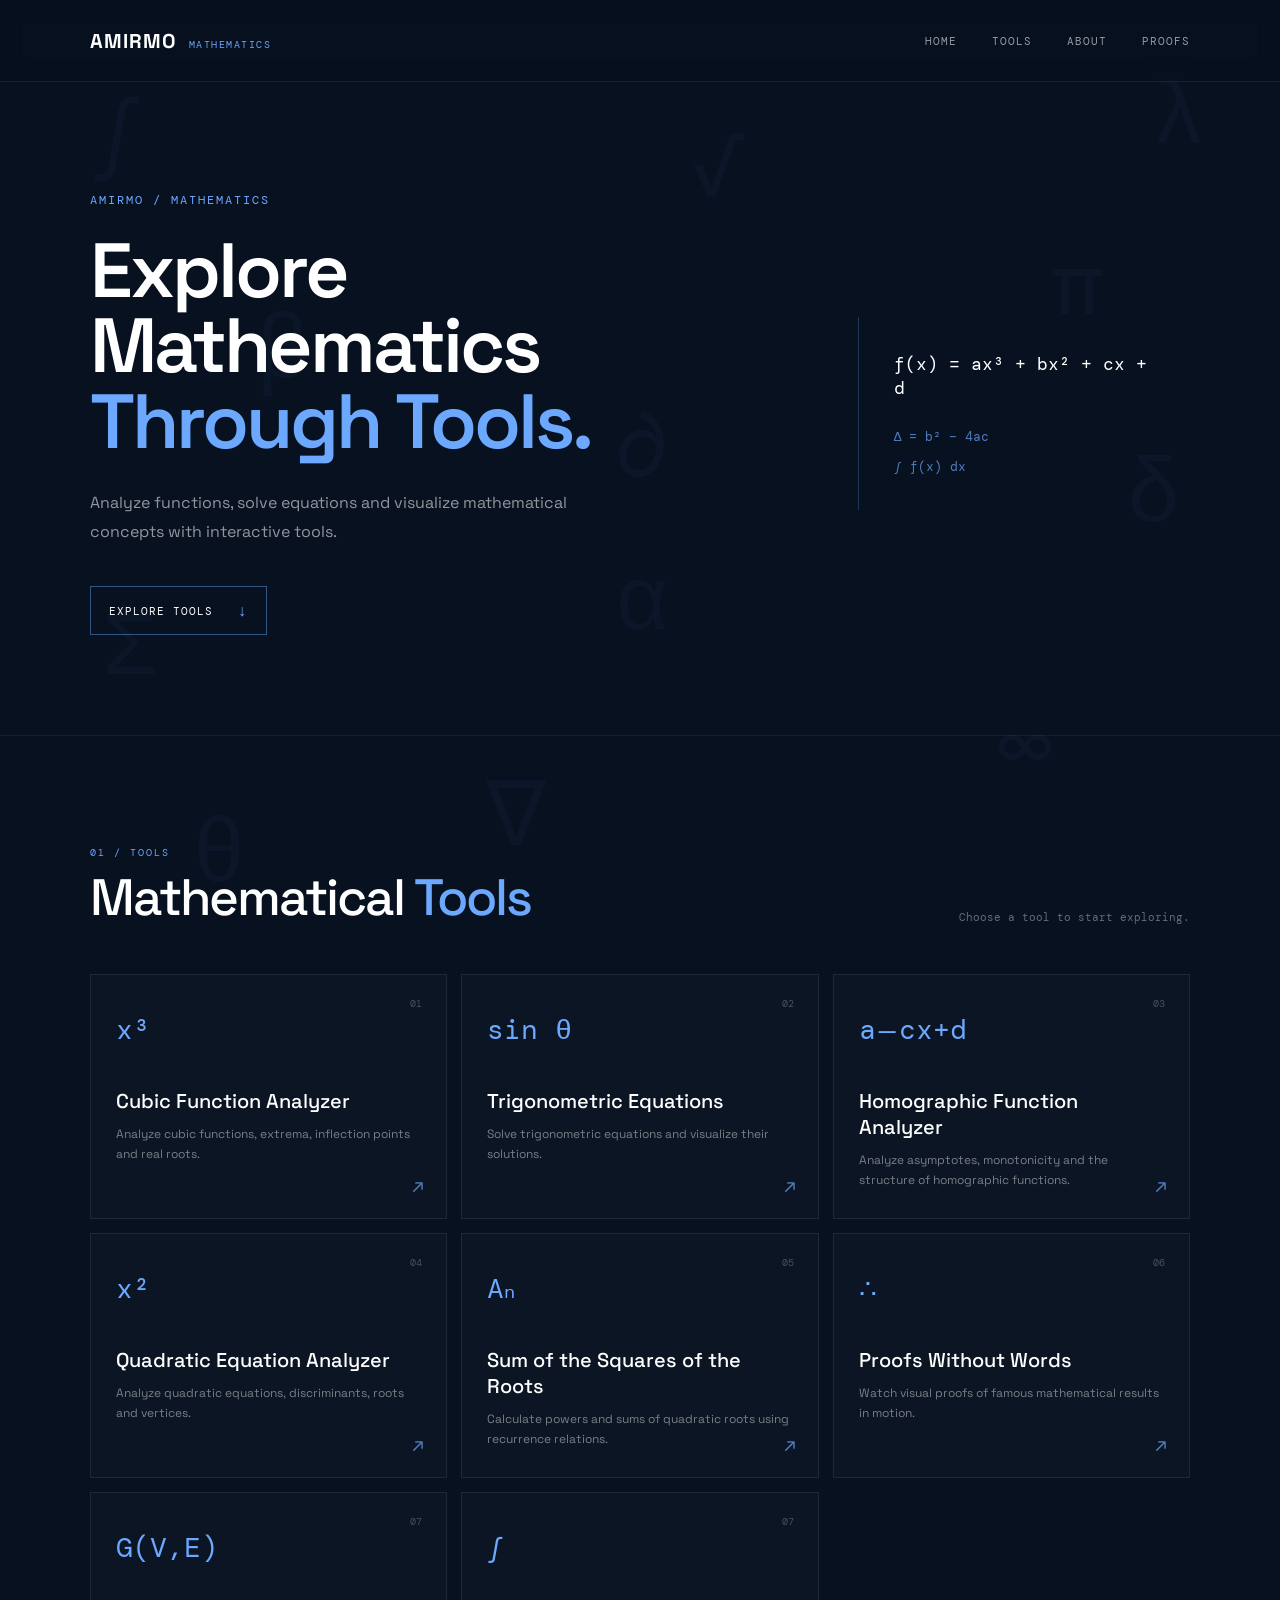
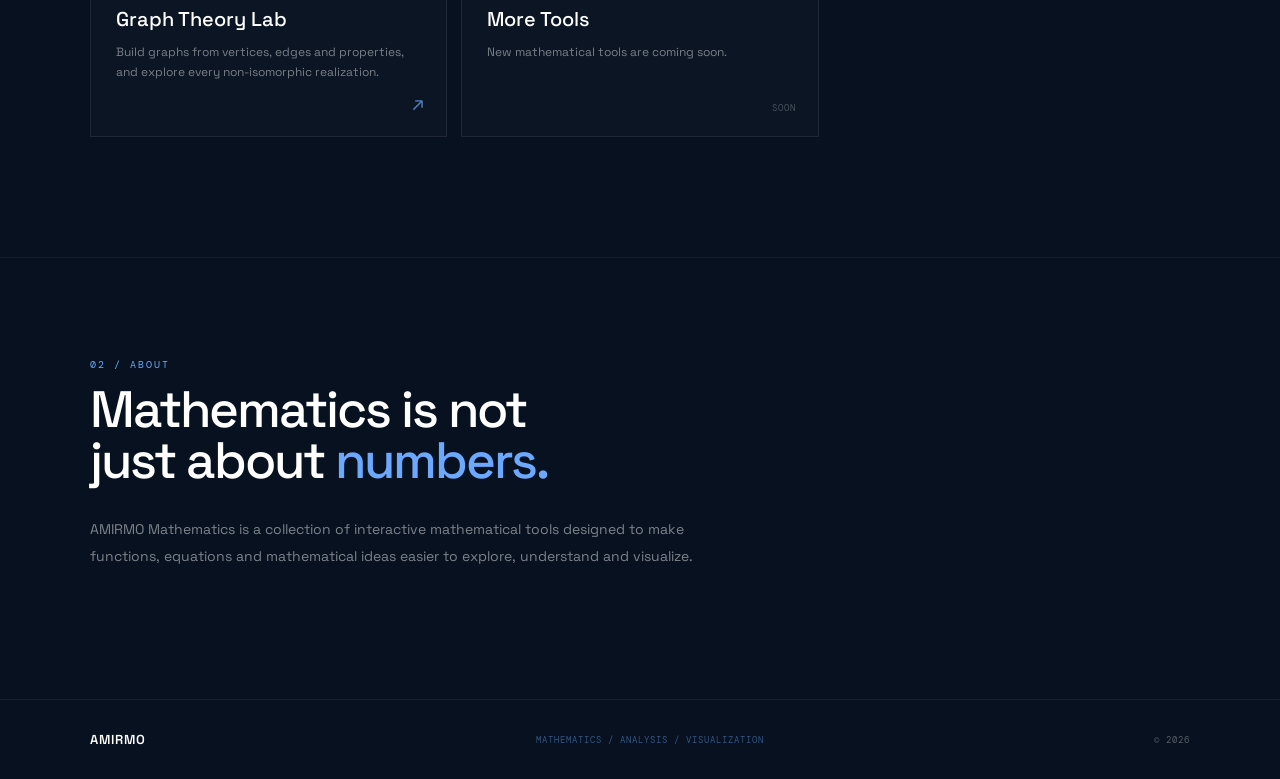
<file: index.html>
<!DOCTYPE html>

<html lang="en">

<head>

    <meta charset="UTF-8">

    <meta name="viewport" content="width=device-width, initial-scale=1.0">

    <title>AMIRMO | Mathematics</title>

    <link rel="icon" type="image/svg+xml" href="favicon.svg">

    <link rel="stylesheet" href="style.css">


    <!-- Google Fonts -->

    <link rel="preconnect" href="https://fonts.googleapis.com">

    <link rel="preconnect" href="https://fonts.gstatic.com" crossorigin>

    <link
        href="https://fonts.googleapis.com/css2?family=DM+Mono:wght@400;500&family=Space+Grotesk:wght@400;500;600;700&display=swap"
        rel="stylesheet"
    >

</head>

<body>

    <!-- =========================================
         MATHEMATICAL BACKGROUND
         ========================================= -->

    <div class="math-background">

        <span>∫</span>

        <span>π</span>

        <span>Σ</span>

        <span>∞</span>

        <span>∂</span>

        <span>√</span>

        <span>∇</span>

        <span>δ</span>

        <span>α</span>

        <span>β</span>

        <span>θ</span>

        <span>λ</span>

    </div>


    <!-- =========================================
         NAVIGATION
         ========================================= -->

    <header class="navbar">

        <div class="logo">

            <span class="logo-main">
                AMIRMO
            </span>

            <span class="logo-sub">
                MATHEMATICS
            </span>

        </div>

        <nav>

            <a href="#home">
                HOME
            </a>

            <a href="#tools">
                TOOLS
            </a>

            <a href="#about">
                ABOUT
            </a>

            <a href="../Proofs Without Words/index.html">
                PROOFS
            </a>

        </nav>

    </header>


    <!-- =========================================
         MAIN
         ========================================= -->

    <main id="home">


        <!-- =====================================
             HERO SECTION
             ===================================== -->

        <section class="hero">

            <div class="hero-content">

                <p class="eyebrow">
                    AMIRMO / MATHEMATICS
                </p>

                <h1>

                    Explore Mathematics

                    <br>

                    <span>
                        Through Tools.
                    </span>

                </h1>

                <p class="hero-description">

                    Analyze functions, solve equations and
                    visualize mathematical concepts with
                    interactive tools.

                </p>

                <a
                    href="#tools"
                    class="hero-button"
                >

                    EXPLORE TOOLS

                    <span>
                        ↓
                    </span>

                </a>

            </div>


            <!-- Mathematical Formula -->

            <div class="hero-equation">

                <div class="equation-line">

                    f(x) = ax³ + bx² + cx + d

                </div>

                <div class="equation-small">

                    Δ = b² − 4ac

                </div>

                <div class="equation-small">

                    ∫ f(x) dx

                </div>

            </div>

        </section>


        <!-- =====================================
             TOOLS SECTION
             ===================================== -->

        <section
            id="tools"
            class="tools-section"
        >

            <!-- Section Heading -->

            <div class="section-heading">

                <div>

                    <p class="section-label">
                        01 / TOOLS
                    </p>

                    <h2>

                        Mathematical

                        <span>
                            Tools
                        </span>

                    </h2>

                </div>

                <p class="section-description">

                    Choose a tool to start exploring.

                </p>

            </div>


            <!-- =================================
                 TOOLS GRID
                 ================================= -->

            <div class="tools-grid">


                <!-- 01 — CUBIC FUNCTION ANALYZER -->

                <a
                    class="tool-card"
                    href="../Cubic Function Analyzer/index.html"
                >

                    <div class="tool-number">
                        01
                    </div>

                    <div class="tool-symbol">
                        x³
                    </div>

                    <div class="tool-content">

                        <h3>
                            Cubic Function Analyzer
                        </h3>

                        <p>

                            Analyze cubic functions, extrema,
                            inflection points and real roots.

                        </p>

                    </div>

                    <div class="tool-arrow">
                        ↗
                    </div>

                </a>


                <!-- 02 — TRIGONOMETRIC EQUATIONS -->

                <a
                    class="tool-card"
                    href="../Analyze Trigonometric Equations/index.html"
                >

                    <div class="tool-number">
                        02
                    </div>

                    <div class="tool-symbol">
                        sin θ
                    </div>

                    <div class="tool-content">

                        <h3>
                            Trigonometric Equations
                        </h3>

                        <p>

                            Solve trigonometric equations
                            and visualize their solutions.

                        </p>

                    </div>

                    <div class="tool-arrow">
                        ↗
                    </div>

                </a>


                <!-- 03 — HOMOGRAPHIC FUNCTION -->

                <a
                    class="tool-card"
                    href="../Homographic Function Analyzer/index.html"
                >

                    <div class="tool-number">
                        03
                    </div>

                    <div class="tool-symbol homographic-symbol">

                        <span>
                            a
                        </span>

                        <span>
                            ―
                        </span>

                        <span>
                            cx+d
                        </span>

                    </div>

                    <div class="tool-content">

                        <h3>
                            Homographic Function Analyzer
                        </h3>

                        <p>

                            Analyze asymptotes, monotonicity
                            and the structure of homographic functions.

                        </p>

                    </div>

                    <div class="tool-arrow">
                        ↗
                    </div>

                </a>


                <!-- 04 — QUADRATIC EQUATION -->

                <a
                    class="tool-card"
                    href="../Quadratic Equation Analyzer/index.html"
                >

                    <div class="tool-number">
                        04
                    </div>

                    <div class="tool-symbol">
                        x²
                    </div>

                    <div class="tool-content">

                        <h3>
                            Quadratic Equation Analyzer
                        </h3>

                        <p>

                            Analyze quadratic equations,
                            discriminants, roots and vertices.

                        </p>

                    </div>

                    <div class="tool-arrow">
                        ↗
                    </div>

                </a>


                <!-- 05 — SUM OF SQUARES -->

                <a
                    class="tool-card"
                    href="../Sum of the Squares of the Roots of a Quadratic Equation/index.html"
                >

                    <div class="tool-number">
                        05
                    </div>

                    <div class="tool-symbol">
                        Aₙ
                    </div>

                    <div class="tool-content">

                        <h3>
                            Sum of the Squares of the Roots
                        </h3>

                        <p>

                            Calculate powers and sums of
                            quadratic roots using recurrence relations.

                        </p>

                    </div>

                    <div class="tool-arrow">
                        ↗
                    </div>

                </a>


                <!-- 06 — PROOFS WITHOUT WORDS -->

                <a
                    class="tool-card"
                    href="../Proofs Without Words/index.html"
                >

                    <div class="tool-number">
                        06
                    </div>

                    <div class="tool-symbol">
                        ∴
                    </div>

                    <div class="tool-content">

                        <h3>
                            Proofs Without Words
                        </h3>

                        <p>

                            Watch visual proofs of famous
                            mathematical results in motion.

                        </p>

                    </div>

                    <div class="tool-arrow">
                        ↗
                    </div>

                </a>

                <!-- 07 — GRAPH THEORY -->

                <a
                    class="tool-card"
                    href="../Graph Theory/index.html"
                >

                    <div class="tool-number">
                        07
                    </div>

                    <div class="tool-symbol">
                        G(V,E)
                    </div>

                    <div class="tool-content">

                        <h3>
                            Graph Theory Lab
                        </h3>

                        <p>
                            Build graphs from vertices, edges and properties,
                            and explore every non-isomorphic realization.
                        </p>

                    </div>

                    <div class="tool-arrow">
                        ↗
                    </div>

                </a>

                <!-- 08 — COMING SOON -->

                <div class="tool-card coming-soon">

                    <div class="tool-number">
                        07
                    </div>

                    <div class="tool-symbol">
                        ∫
                    </div>

                    <div class="tool-content">

                        <h3>
                            More Tools
                        </h3>

                        <p>

                            New mathematical tools
                            are coming soon.

                        </p>

                    </div>

                    <div class="coming-label">
                        SOON
                    </div>

                </div>

            </div>

        </section>


        <!-- =====================================
             ABOUT SECTION
             ===================================== -->

        <section
            id="about"
            class="about-section"
        >

            <p class="section-label">
                02 / ABOUT
            </p>

            <h2>

                Mathematics is not

                <br>

                just about

                <span>
                    numbers.
                </span>

            </h2>

            <p class="about-text">

                AMIRMO Mathematics is a collection of
                interactive mathematical tools designed
                to make functions, equations and
                mathematical ideas easier to explore,
                understand and visualize.

            </p>

        </section>

    </main>


    <!-- =========================================
         FOOTER
         ========================================= -->

    <footer>

        <div class="footer-logo">

            AMIRMO

        </div>

        <div class="footer-center">

            MATHEMATICS / ANALYSIS / VISUALIZATION

        </div>

        <div class="footer-right">

            © 2026

        </div>

    </footer>


    <!-- =========================================
         JAVASCRIPT
         ========================================= -->

    <script src="script.js"></script>

</body>

</html>
</file>
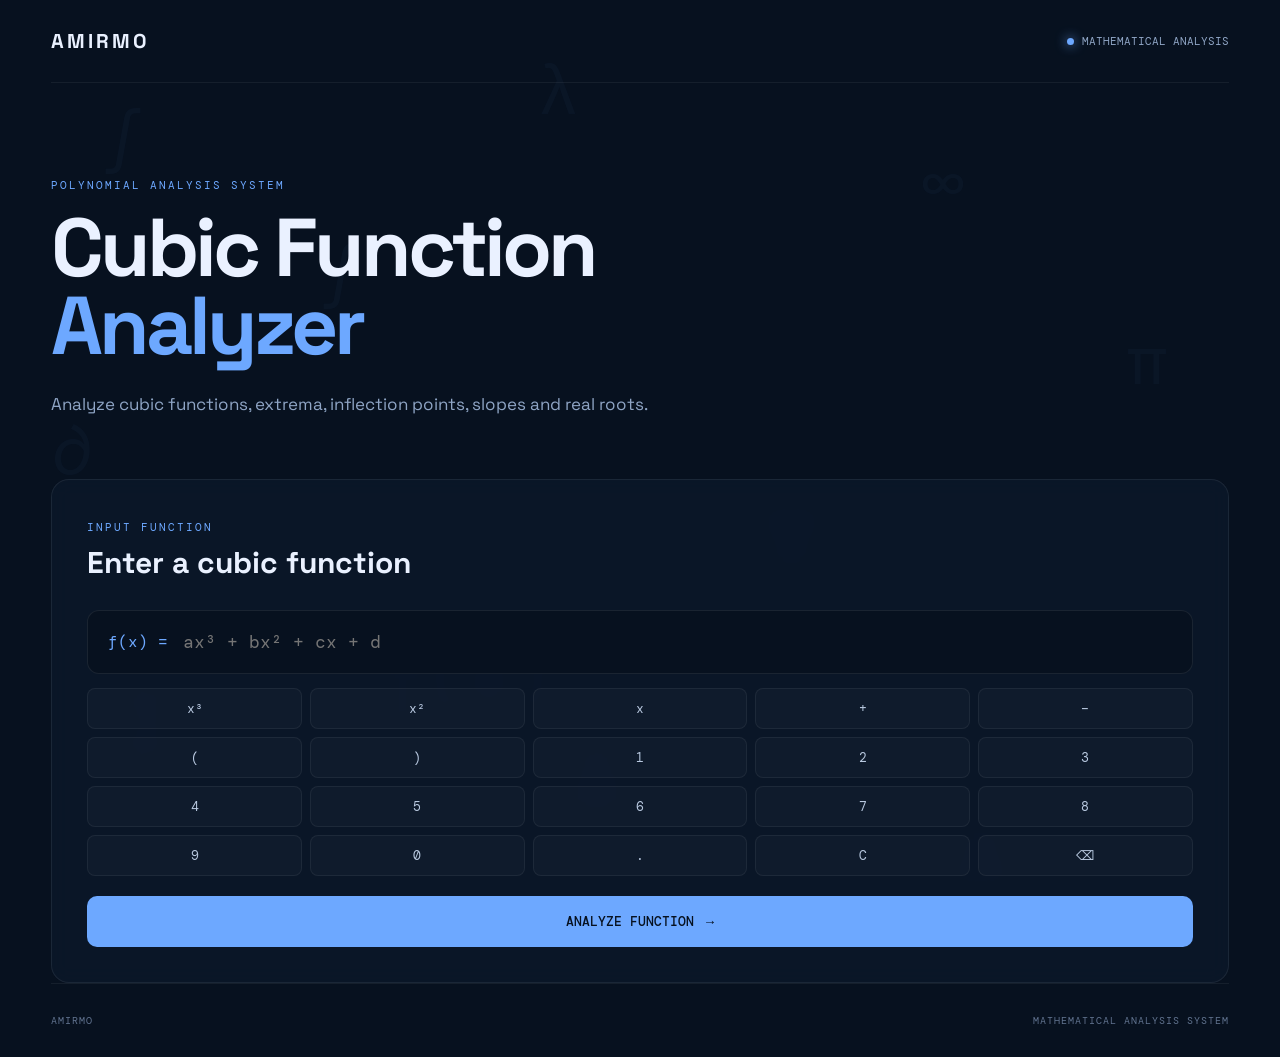
<file: Cubic Function Analyzer/index.html>
<!DOCTYPE html>
<html lang="en">
<head>
    <meta charset="UTF-8">
    <meta name="viewport" content="width=device-width, initial-scale=1.0">

    <title>AMIRMO | Cubic Function Analyzer</title>

    <link rel="preconnect" href="https://fonts.googleapis.com">
    <link rel="preconnect" href="https://fonts.gstatic.com" crossorigin>
    <link href="https://fonts.googleapis.com/css2?family=DM+Mono:wght@400;500&family=Space+Grotesk:wght@400;500;600;700&display=swap" rel="stylesheet">

    <link rel="stylesheet" href="style.css">
</head>

<body>

    <div class="math-background">
        <span>∫</span>
        <span>π</span>
        <span>∑</span>
        <span>∞</span>
        <span>√</span>
        <span>δ</span>
        <span>∂</span>
        <span>∇</span>
        <span>λ</span>
        <span>Δ</span>
        <span>∫</span>
        <span>f(x)</span>
    </div>

    <nav class="navbar">
        <div class="nav-logo">AMIRMO</div>
        <div class="nav-status">
            <span class="status-dot"></span>
            MATHEMATICAL ANALYSIS
        </div>
    </nav>

    <main>

        <section class="hero">
            <span class="small-label">POLYNOMIAL ANALYSIS SYSTEM</span>

            <h1>
                Cubic Function
                <span>Analyzer</span>
            </h1>

            <p>
                Analyze cubic functions, extrema, inflection points,
                slopes and real roots.
            </p>
        </section>


        <section class="analyzer-card">

            <div class="section-title">
                <span class="small-label">INPUT FUNCTION</span>
                <h2>Enter a cubic function</h2>
            </div>

            <div class="function-input-wrapper">

                <span class="fx-label">f(x) =</span>

                <input
                    type="text"
                    id="functionInput"
                    placeholder="ax³ + bx² + cx + d"
                    autocomplete="off"
                >

            </div>


            <div class="math-keyboard">

                <button data-value="x³">x³</button>
                <button data-value="x²">x²</button>
                <button data-value="x">x</button>
                <button data-value="+">+</button>
                <button data-value="-">−</button>

                <button data-value="(">(</button>
                <button data-value=")">)</button>
                <button data-value="1">1</button>
                <button data-value="2">2</button>
                <button data-value="3">3</button>

                <button data-value="4">4</button>
                <button data-value="5">5</button>
                <button data-value="6">6</button>
                <button data-value="7">7</button>
                <button data-value="8">8</button>

                <button data-value="9">9</button>
                <button data-value="0">0</button>
                <button data-value=".">.</button>
                <button id="clearInput">C</button>
                <button id="backspace">⌫</button>

            </div>


            <button id="calculateBtn" class="calculate-btn">
                ANALYZE FUNCTION
                <span>→</span>
            </button>

        </section>


        <!-- RESULTS -->

        <section id="resultsSection" class="results-section hidden">

            <div class="section-title">
                <span class="small-label">ANALYSIS RESULTS</span>
                <h2>Mathematical properties</h2>
            </div>


            <div class="results-grid">

                <!-- DELTA -->
                <div class="result-card">

                    <div class="result-top">
                        <span class="result-label">DELTA</span>
                        <span class="result-symbol">δ</span>
                    </div>

                    <div id="deltaResult" class="result-value"></div>

                </div>


                <!-- INFLECTION -->
                <div class="result-card">

                    <div class="result-top">
                        <span class="result-label">INFLECTION POINT</span>
                        <span class="result-symbol">Pi</span>
                    </div>

                    <div id="inflectionResult" class="result-value"></div>

                </div>


                <!-- SLOPE -->
                <div class="result-card">

                    <div class="result-top">
                        <span class="result-label">SLOPE AT INFLECTION</span>
                        <span class="result-symbol">mi</span>
                    </div>

                    <div id="slopeResult" class="result-value"></div>

                </div>


                <!-- EXTREMUM 1 -->
                <div class="result-card">

                    <div class="result-top">
                        <span class="result-label">FIRST EXTREMUM</span>
                        <span class="result-symbol">P1</span>
                    </div>

                    <div id="extremum1Result" class="result-value"></div>

                </div>


                <!-- EXTREMUM 2 -->
                <div class="result-card">

                    <div class="result-top">
                        <span class="result-label">SECOND EXTREMUM</span>
                        <span class="result-symbol">P2</span>
                    </div>

                    <div id="extremum2Result" class="result-value"></div>

                </div>


                <!-- ROOTS -->
                <div class="result-card">

                    <div class="result-top">
                        <span class="result-label">REAL ROOTS</span>
                        <span class="result-symbol">N</span>
                    </div>

                    <div id="rootsResult" class="result-value"></div>

                </div>

            </div>


            <!-- GRAPH -->

            <section id="graphSection" class="graph-section">

                <div class="graph-header">

                    <div>
                        <span class="small-label">VISUALIZATION</span>
                        <h2>Function Graph</h2>
                    </div>

                    <div id="graphFunctionDisplay" class="function-display"></div>

                </div>


                <div class="graph-card">
                    <canvas id="functionCanvas"></canvas>
                </div>

            </section>

        </section>

    </main>


    <footer>
        <div>AMIRMO</div>
        <span>MATHEMATICAL ANALYSIS SYSTEM</span>
    </footer>


    <script src="script.js"></script>

</body>
</html>
</file>
<file: style.css>
/* =========================================
   AMIRMO | MATHEMATICS
   Main Homepage
   ========================================= */


/* ---------- Reset ---------- */

* {
    margin: 0;
    padding: 0;
    box-sizing: border-box;
}

html {
    scroll-behavior: smooth;
}

body {
    background: #07111f;
    color: #ffffff;
    font-family: "Space Grotesk", sans-serif;
    min-height: 100vh;
    overflow-x: hidden;
}

a {
    color: inherit;
    text-decoration: none;
}


/* ---------- Mathematical Background ---------- */

.math-background {
    position: fixed;
    inset: 0;
    overflow: hidden;
    pointer-events: none;
    z-index: 0;
}

.math-background span {
    position: absolute;
    color: rgba(109, 168, 255, 0.045);
    font-family: "DM Mono", monospace;
    font-size: 90px;
    font-weight: 400;
}


/* Individual positions */

.math-background span:nth-child(1) {
    top: 8%;
    left: 7%;
}

.math-background span:nth-child(2) {
    top: 25%;
    left: 82%;
}

.math-background span:nth-child(3) {
    top: 65%;
    left: 8%;
}

.math-background span:nth-child(4) {
    top: 76%;
    left: 78%;
}

.math-background span:nth-child(5) {
    top: 43%;
    left: 48%;
}

.math-background span:nth-child(6) {
    top: 12%;
    left: 54%;
}

.math-background span:nth-child(7) {
    top: 84%;
    left: 38%;
}

.math-background span:nth-child(8) {
    top: 48%;
    left: 88%;
}

.math-background span:nth-child(9) {
    top: 60%;
    left: 48%;
}

.math-background span:nth-child(10) {
    top: 32%;
    left: 20%;
}

.math-background span:nth-child(11) {
    top: 88%;
    left: 15%;
}

.math-background span:nth-child(12) {
    top: 6%;
    left: 90%;
}


/* ---------- Navigation ---------- */

.navbar {
    position: relative;
    z-index: 10;

    height: 82px;

    padding: 0 7%;

    display: flex;
    align-items: center;
    justify-content: space-between;

    border-bottom: 1px solid rgba(255, 255, 255, 0.07);
    background: rgba(7, 17, 31, 0.82);

    backdrop-filter: blur(12px);
}


/* Logo */

.logo {
    display: flex;
    align-items: baseline;
    gap: 12px;
}

.logo-main {
    font-size: 20px;
    font-weight: 700;
    letter-spacing: 1px;
}

.logo-sub {
    color: #6da8ff;
    font-family: "DM Mono", monospace;
    font-size: 10px;
    letter-spacing: 1.5px;
}


/* Navigation links */

.navbar nav {
    display: flex;
    gap: 35px;
}

.navbar nav a {
    color: rgba(255, 255, 255, 0.58);
    font-family: "DM Mono", monospace;
    font-size: 11px;
    letter-spacing: 1px;

    transition: 0.25s ease;
}

.navbar nav a:hover {
    color: #6da8ff;
}


/* ---------- Hero ---------- */

.hero {
    position: relative;
    z-index: 1;

    min-height: 650px;

    padding: 110px 7% 100px;

    display: flex;
    align-items: center;
    justify-content: space-between;

    gap: 80px;
}


/* Hero content */

.hero-content {
    max-width: 700px;
}

.eyebrow {
    color: #6da8ff;
    font-family: "DM Mono", monospace;
    font-size: 12px;
    letter-spacing: 2px;
    margin-bottom: 25px;
}

.hero h1 {
    font-size: clamp(48px, 6vw, 88px);
    line-height: 0.98;
    letter-spacing: -3px;
    font-weight: 600;
}

.hero h1 span {
    color: #6da8ff;
}

.hero-description {
    max-width: 550px;

    margin-top: 30px;

    color: rgba(255, 255, 255, 0.56);

    font-size: 16px;
    line-height: 1.8;
}


/* Hero button */

.hero-button {
    display: inline-flex;
    align-items: center;
    gap: 25px;

    margin-top: 40px;

    padding: 13px 18px;

    border: 1px solid rgba(109, 168, 255, 0.45);

    color: #ffffff;

    font-family: "DM Mono", monospace;
    font-size: 11px;
    letter-spacing: 1px;

    transition: 0.25s ease;
}

.hero-button span {
    color: #6da8ff;
    font-size: 16px;
}

.hero-button:hover {
    background: rgba(109, 168, 255, 0.08);
    border-color: #6da8ff;
    transform: translateY(-2px);
}


/* Hero equations */

.hero-equation {
    min-width: 300px;

    padding: 35px;

    border-left: 1px solid rgba(109, 168, 255, 0.25);

    font-family: "DM Mono", monospace;
}

.equation-line {
    color: #ffffff;
    font-size: 18px;
    margin-bottom: 28px;
}

.equation-small {
    color: rgba(109, 168, 255, 0.7);
    font-size: 13px;
    margin-top: 13px;
}


/* ---------- Tools Section ---------- */

.tools-section {
    position: relative;
    z-index: 1;

    padding: 110px 7% 120px;

    border-top: 1px solid rgba(255, 255, 255, 0.06);
}


/* Section heading */

.section-heading {
    display: flex;
    justify-content: space-between;
    align-items: flex-end;

    margin-bottom: 50px;
}

.section-label {
    color: #6da8ff;

    font-family: "DM Mono", monospace;
    font-size: 10px;
    letter-spacing: 2px;

    margin-bottom: 13px;
}

.section-heading h2,
.about-section h2 {
    font-size: clamp(32px, 4vw, 55px);
    line-height: 1;
    font-weight: 500;
    letter-spacing: -2px;
}

.section-heading h2 span,
.about-section h2 span {
    color: #6da8ff;
}

.section-description {
    color: rgba(255, 255, 255, 0.38);

    font-family: "DM Mono", monospace;
    font-size: 11px;
}


/* ---------- Tools Grid ---------- */

.tools-grid {
    display: grid;

    grid-template-columns: repeat(3, 1fr);

    gap: 14px;
}


/* ---------- Tool Card ---------- */

.tool-card {
    position: relative;

    min-height: 245px;

    padding: 25px;

    border: 1px solid rgba(255, 255, 255, 0.08);

    background: rgba(255, 255, 255, 0.018);

    overflow: hidden;

    transition:
        transform 0.25s ease,
        border-color 0.25s ease,
        background 0.25s ease;
}


.tool-card:hover {
    transform: translateY(-5px);

    border-color: rgba(109, 168, 255, 0.42);

    background: rgba(109, 168, 255, 0.035);
}


/* Card number */

.tool-number {
    position: absolute;

    top: 22px;
    right: 24px;

    color: rgba(255, 255, 255, 0.25);

    font-family: "DM Mono", monospace;
    font-size: 10px;
}


/* Mathematical symbol */

.tool-symbol {
    display: flex;
    align-items: center;
    gap: 3px;

    height: 60px;

    margin-bottom: 28px;

    color: #6da8ff;

    font-family: "DM Mono", monospace;
    font-size: 28px;
}

.tool-symbol span {
    display: block;
}


/* Tool text */

.tool-content {
    max-width: 310px;
}

.tool-content h3 {
    font-size: 20px;
    font-weight: 500;

    margin-bottom: 10px;
}

.tool-content p {
    color: rgba(255, 255, 255, 0.45);

    font-size: 12px;
    line-height: 1.7;
}


/* Arrow */

.tool-arrow {
    position: absolute;

    right: 22px;
    bottom: 20px;

    color: rgba(109, 168, 255, 0.7);

    font-size: 20px;

    transition: 0.25s ease;
}

.tool-card:hover .tool-arrow {
    transform: translate(3px, -3px);
    color: #6da8ff;
}


/* ---------- Coming Soon ---------- */

.coming-soon {
    cursor: default;
}

.coming-soon:hover {
    transform: none;
}

.coming-label {
    position: absolute;

    right: 22px;
    bottom: 22px;

    color: rgba(255, 255, 255, 0.25);

    font-family: "DM Mono", monospace;
    font-size: 9px;
    letter-spacing: 1px;
}


/* ---------- About ---------- */

.about-section {
    position: relative;
    z-index: 1;

    padding: 100px 7% 130px;

    border-top: 1px solid rgba(255, 255, 255, 0.06);
}

.about-section h2 {
    max-width: 750px;
}

.about-text {
    max-width: 650px;

    margin-top: 30px;

    color: rgba(255, 255, 255, 0.48);

    font-size: 14px;
    line-height: 1.9;
}


/* ---------- Footer ---------- */

footer {
    position: relative;
    z-index: 1;

    min-height: 80px;

    padding: 0 7%;

    display: flex;
    align-items: center;
    justify-content: space-between;

    border-top: 1px solid rgba(255, 255, 255, 0.07);

    color: rgba(255, 255, 255, 0.32);

    font-family: "DM Mono", monospace;
    font-size: 9px;
    letter-spacing: 1px;
}

.footer-logo {
    color: #ffffff;
    font-family: "Space Grotesk", sans-serif;
    font-size: 13px;
    font-weight: 600;
}

.footer-center {
    color: rgba(109, 168, 255, 0.45);
}


/* ---------- Responsive ---------- */

@media (max-width: 1000px) {

    .tools-grid {
        grid-template-columns: repeat(2, 1fr);
    }

    .hero {
        min-height: auto;
        padding-top: 90px;
        padding-bottom: 90px;
    }

    .hero-equation {
        display: none;
    }
}


@media (max-width: 650px) {

    .navbar {
        height: 70px;
        padding: 0 6%;
    }

    .logo-sub {
        display: none;
    }

    .navbar nav {
        gap: 18px;
    }

    .navbar nav a {
        font-size: 9px;
    }


    .hero {
        padding: 75px 6% 85px;
    }

    .hero h1 {
        font-size: 48px;
        letter-spacing: -2px;
    }

    .hero-description {
        font-size: 14px;
    }


    .tools-section,
    .about-section {
        padding-left: 6%;
        padding-right: 6%;
    }


    .section-heading {
        display: block;
    }

    .section-description {
        margin-top: 20px;
    }


    .tools-grid {
        grid-template-columns: 1fr;
    }


    .tool-card {
        min-height: 220px;
    }


    footer {
        padding: 25px 6%;

        flex-direction: column;

        gap: 12px;
    }

    .footer-center {
        order: 3;
    }

}
</file>
<file: Cubic Function Analyzer/style.css>
* {
    box-sizing: border-box;
    margin: 0;
    padding: 0;
}

body {
    font-family: "Space Grotesk", sans-serif;
    background: #07111f;
    color: #eaf1ff;
    min-height: 100vh;
    overflow-x: hidden;
}

.math-background {
    position: fixed;
    inset: 0;
    pointer-events: none;
    overflow: hidden;
    z-index: -1;
}

.math-background span {
    position: absolute;
    color: rgba(109, 168, 255, 0.035);
    font-family: "DM Mono", monospace;
    font-size: 70px;
}

.math-background span:nth-child(1) {
    top: 10%;
    left: 8%;
}

.math-background span:nth-child(2) {
    top: 35%;
    left: 88%;
}

.math-background span:nth-child(3) {
    top: 75%;
    left: 10%;
}

.math-background span:nth-child(4) {
    top: 15%;
    left: 72%;
}

.math-background span:nth-child(5) {
    top: 65%;
    left: 82%;
}

.math-background span:nth-child(6) {
    top: 82%;
    left: 45%;
}

.math-background span:nth-child(7) {
    top: 45%;
    left: 4%;
}

.math-background span:nth-child(8) {
    top: 55%;
    left: 60%;
}

.math-background span:nth-child(9) {
    top: 5%;
    left: 42%;
}

.math-background span:nth-child(10) {
    top: 90%;
    left: 75%;
}

.math-background span:nth-child(11) {
    top: 25%;
    left: 25%;
}

.math-background span:nth-child(12) {
    top: 70%;
    left: 30%;
}


.navbar {
    width: min(1180px, 92%);
    margin: auto;
    padding: 28px 0;

    display: flex;
    justify-content: space-between;
    align-items: center;

    border-bottom: 1px solid rgba(255,255,255,0.06);
}

.nav-logo {
    font-size: 20px;
    font-weight: 700;
    letter-spacing: 3px;
}

.nav-status {
    font-family: "DM Mono", monospace;
    font-size: 11px;
    color: #8fa5c5;

    display: flex;
    align-items: center;
    gap: 8px;
}

.status-dot {
    width: 7px;
    height: 7px;
    border-radius: 50%;
    background: #6da8ff;
    box-shadow: 0 0 12px #6da8ff;
}


main {
    width: min(1180px, 92%);
    margin: auto;
}


.hero {
    padding: 90px 0 60px;
    max-width: 850px;
}

.small-label {
    font-family: "DM Mono", monospace;
    font-size: 11px;
    letter-spacing: 2px;
    color: #6da8ff;
}

.hero h1 {
    margin-top: 15px;
    font-size: clamp(45px, 7vw, 82px);
    line-height: 0.95;
    letter-spacing: -4px;
}

.hero h1 span {
    color: #6da8ff;
}

.hero p {
    margin-top: 25px;
    color: #8fa5c5;
    font-size: 17px;
    max-width: 650px;
    line-height: 1.7;
}


.analyzer-card {
    background: rgba(11, 24, 42, 0.85);
    border: 1px solid rgba(255,255,255,0.07);
    border-radius: 18px;
    padding: 35px;
    backdrop-filter: blur(10px);
}

.section-title h2 {
    margin-top: 7px;
    font-size: 30px;
}


.function-input-wrapper {
    margin-top: 28px;

    display: flex;
    align-items: center;

    background: #07111f;
    border: 1px solid rgba(255,255,255,0.08);
    border-radius: 12px;

    padding: 0 20px;
}

.fx-label {
    font-family: "DM Mono", monospace;
    color: #6da8ff;
    white-space: nowrap;
}

.function-input-wrapper input {
    width: 100%;
    padding: 19px 15px;

    background: transparent;
    border: none;
    outline: none;

    color: #eaf1ff;
    font-family: "DM Mono", monospace;
    font-size: 18px;
}


.math-keyboard {
    display: grid;
    grid-template-columns: repeat(5, 1fr);
    gap: 8px;
    margin-top: 14px;
}

.math-keyboard button {
    border: 1px solid rgba(255,255,255,0.06);
    background: rgba(255,255,255,0.025);
    color: #b9c9e0;

    padding: 11px;
    border-radius: 8px;

    font-family: "DM Mono", monospace;
    cursor: pointer;

    transition: 0.2s;
}

.math-keyboard button:hover {
    background: rgba(109,168,255,0.1);
    color: #6da8ff;
    border-color: rgba(109,168,255,0.3);
}


.calculate-btn {
    width: 100%;
    margin-top: 20px;

    border: none;
    border-radius: 10px;

    padding: 17px;

    background: #6da8ff;
    color: #07111f;

    font-family: "DM Mono", monospace;
    font-weight: 500;

    cursor: pointer;

    display: flex;
    justify-content: center;
    gap: 12px;

    transition: 0.2s;
}

.calculate-btn:hover {
    transform: translateY(-2px);
    box-shadow: 0 10px 30px rgba(109,168,255,0.15);
}


.results-section {
    margin-top: 80px;
    padding-bottom: 80px;
}

.results-grid {
    margin-top: 25px;

    display: grid;
    grid-template-columns: repeat(3, 1fr);
    gap: 15px;
}

.result-card {
    min-height: 150px;

    background: rgba(11, 24, 42, 0.78);
    border: 1px solid rgba(255,255,255,0.07);
    border-radius: 14px;

    padding: 22px;
}

.result-top {
    display: flex;
    justify-content: space-between;
    align-items: center;
}

.result-label {
    font-family: "DM Mono", monospace;
    font-size: 10px;
    letter-spacing: 1.5px;
    color: #7f94b2;
}

.result-symbol {
    color: #6da8ff;
    font-family: "DM Mono", monospace;
}

.result-value {
    margin-top: 25px;
    font-family: "DM Mono", monospace;
    font-size: 21px;
    color: #eaf1ff;
    overflow-wrap: anywhere;
}


.hidden {
    display: none !important;
}


/* FRACTIONS */

.fraction {
    display: inline-flex;
    flex-direction: column;
    vertical-align: middle;
    text-align: center;
    line-height: 1;
    margin: 0 3px;
}

.fraction .numerator {
    padding: 0 4px 3px;
    border-bottom: 1px solid #eaf1ff;
}

.fraction .denominator {
    padding: 3px 4px 0;
}


/* GRAPH */

.graph-section {
    margin-top: 45px;
}

.graph-header {
    display: flex;
    justify-content: space-between;
    align-items: end;
    margin-bottom: 18px;
}

.graph-header h2 {
    margin-top: 5px;
    font-size: 30px;
}

.function-display {
    font-family: "DM Mono", monospace;
    color: #6da8ff;
    font-size: 16px;
    max-width: 55%;
    text-align: right;
    overflow-wrap: anywhere;
}

.graph-card {
    width: 100%;
    background: rgba(7, 16, 29, 0.72);
    border: 1px solid rgba(255,255,255,0.07);
    border-radius: 15px;
    padding: 12px;
    overflow: hidden;
}

#functionCanvas {
    display: block;
    width: 100%;
    height: 430px;
    border-radius: 10px;
}


footer {
    width: min(1180px, 92%);
    margin: auto;

    padding: 30px 0;

    border-top: 1px solid rgba(255,255,255,0.06);

    display: flex;
    justify-content: space-between;

    color: #61738f;

    font-family: "DM Mono", monospace;
    font-size: 10px;
    letter-spacing: 1px;
}


@media (max-width: 800px) {

    .results-grid {
        grid-template-columns: repeat(2, 1fr);
    }

    #functionCanvas {
        height: 380px;
    }
}


@media (max-width: 550px) {

    .navbar {
        flex-direction: column;
        gap: 12px;
        align-items: flex-start;
    }

    .hero {
        padding-top: 60px;
    }

    .hero h1 {
        letter-spacing: -2px;
    }

    .analyzer-card {
        padding: 22px;
    }

    .results-grid {
        grid-template-columns: 1fr;
    }

    .graph-header {
        flex-direction: column;
        align-items: flex-start;
        gap: 8px;
    }

    .function-display {
        max-width: 100%;
        text-align: left;
    }

    #functionCanvas {
        height: 320px;
    }

    footer {
        flex-direction: column;
        gap: 10px;
    }
}
</file>
